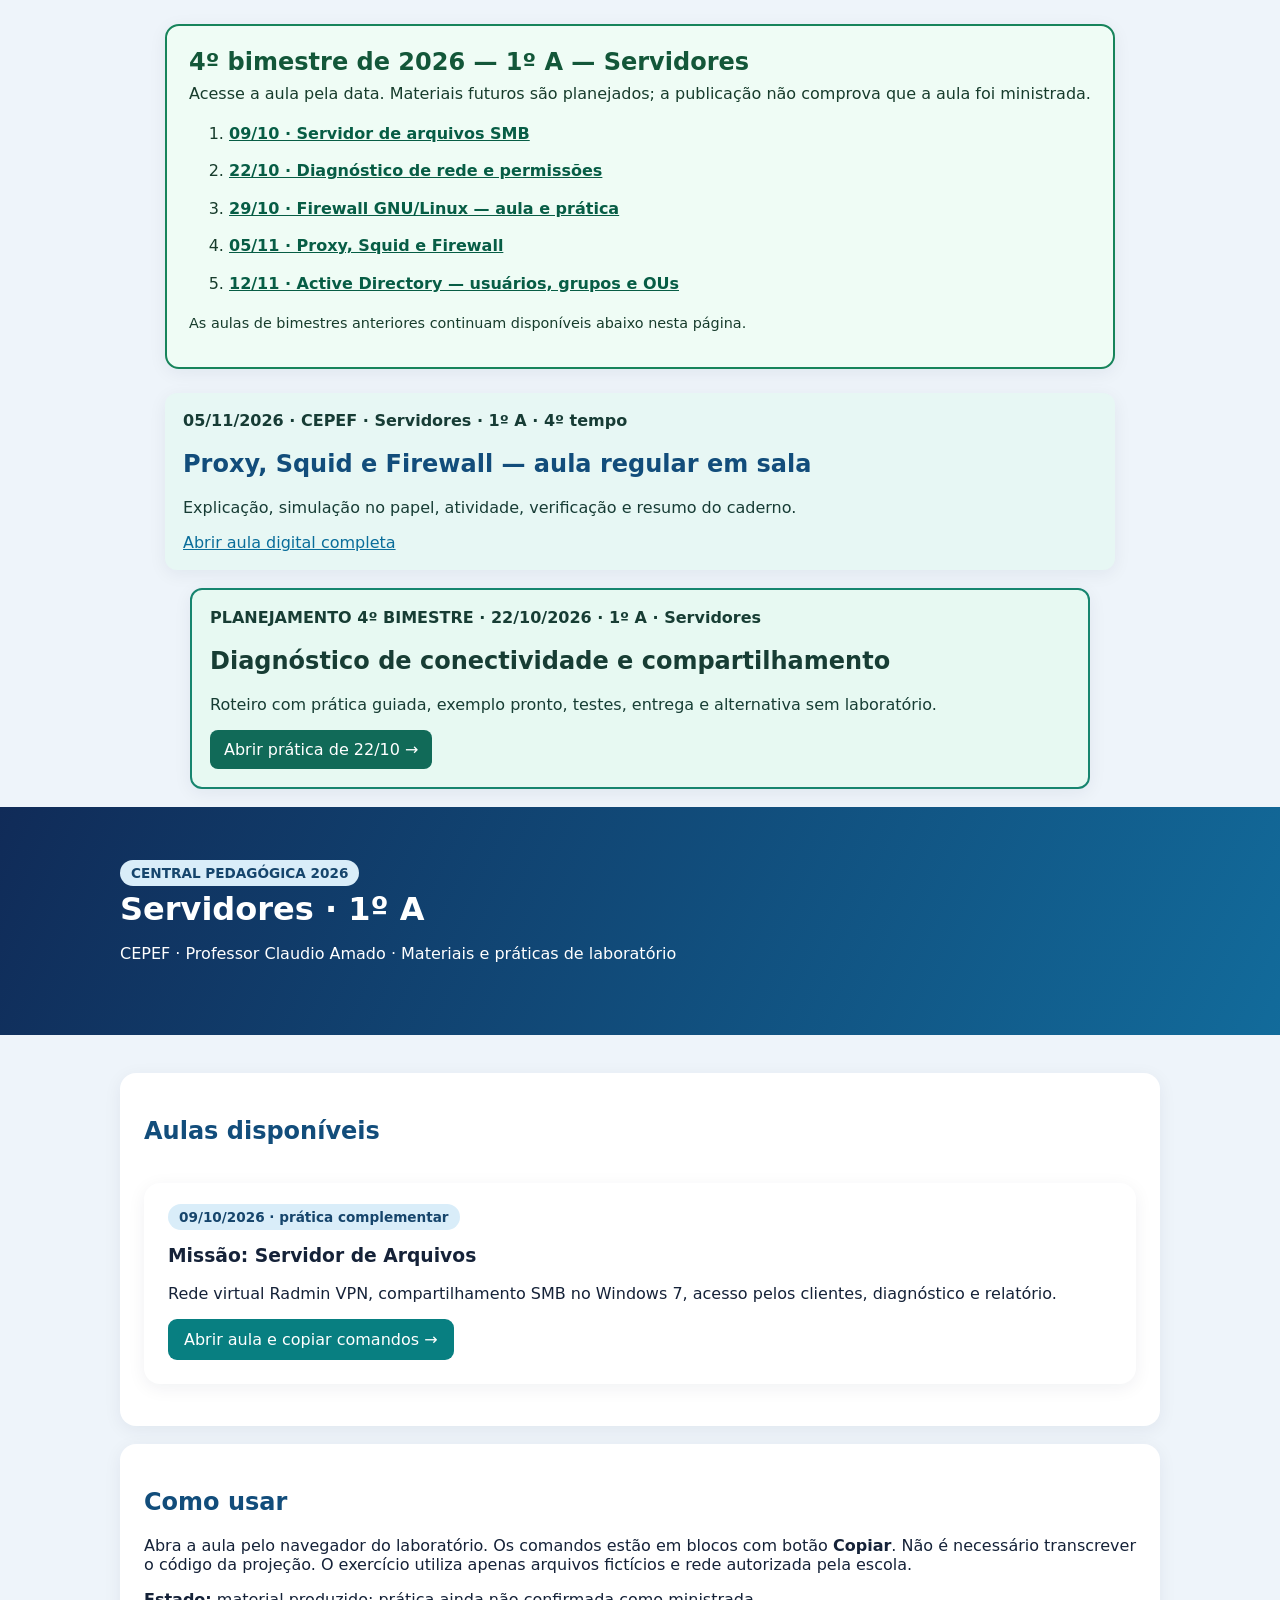
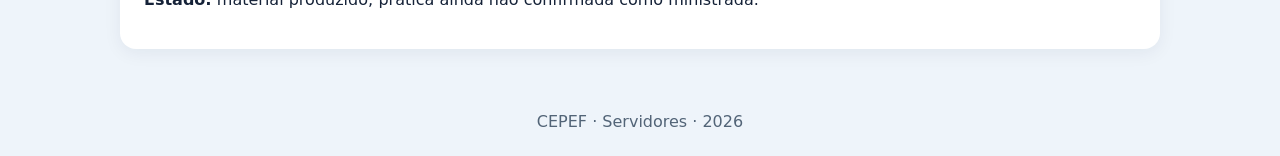
<file: index.html>
<!doctype html><html lang="pt-BR"><head><meta charset="utf-8"><meta name="viewport" content="width=device-width, initial-scale=1"><title>Servidores | CEPEF 1º A</title><link rel="stylesheet" href="styles.css"></head><body>
<!-- CEPEF-2026-4B-NAV -->
<section aria-label="Aulas do quarto bimestre de 2026" style="max-width:950px;margin:24px auto;padding:22px;background:#effcf5;border:2px solid #17845b;border-radius:14px;color:#173c2c;font-family:system-ui,sans-serif"><h2 style="margin:0 0 8px;color:#135739">4º bimestre de 2026 — 1º A — Servidores</h2><p style="margin:0 0 12px">Acesse a aula pela data. Materiais futuros são planejados; a publicação não comprova que a aula foi ministrada.</p><ol style="line-height:1.9"><li><a style="color:#075d45;font-weight:650" href="aulas/2026-10-09-radmin-smb.html">09/10 · Servidor de arquivos SMB</a></li><li><a style="color:#075d45;font-weight:650" href="aulas/2026-10-22-diagnostico.html">22/10 · Diagnóstico de rede e permissões</a></li><li><a style="color:#075d45;font-weight:650" href="aulas/2026-10-29-firewall-gnu-linux.html">29/10 · Firewall GNU/Linux — aula e prática</a></li><li><a style="color:#075d45;font-weight:650" href="aulas/2026-11-05-proxy-squid-sala.html">05/11 · Proxy, Squid e Firewall</a></li><li><a style="color:#075d45;font-weight:650" href="aulas/aula_12novembro_2026_ad_usuarios_grupos_ous.html">12/11 · Active Directory — usuários, grupos e OUs</a></li></ol><p style="font-size:0.9em">As aulas de bimestres anteriores continuam disponíveis abaixo nesta página.</p></section>
<!-- /CEPEF-2026-4B-NAV -->
<section aria-label="Aula Proxy e Squid 05 de novembro" style="max-width:950px;margin:16px auto;padding:18px;border-radius:12px;background:#e7f7f4;color:#173c35;font-family:system-ui,sans-serif"><strong>05/11/2026 · CEPEF · Servidores · 1º A · 4º tempo</strong><h2>Proxy, Squid e Firewall — aula regular em sala</h2><p>Explicação, simulação no papel, atividade, verificação e resumo do caderno.</p><a href="aulas/2026-11-05-proxy-squid-sala.html">Abrir aula digital completa</a></section>
<section style="max-width:900px;margin:18px auto;padding:18px;border:2px solid #17856f;border-radius:12px;background:#e7f9f2;color:#173d34"><strong>PLANEJAMENTO 4º BIMESTRE · 22/10/2026 · 1º A · Servidores</strong><h2 style="color:#173d34">Diagnóstico de conectividade e compartilhamento</h2><p>Roteiro com prática guiada, exemplo pronto, testes, entrega e alternativa sem laboratório.</p><a style="display:inline-block;background:#116a58;color:#fff;padding:10px 14px;border-radius:8px;text-decoration:none" href="aulas/2026-10-22-diagnostico.html">Abrir prática de 22/10 →</a></section><header><main><span class="tag">CENTRAL PEDAGÓGICA 2026</span><h1>Servidores · 1º A</h1><p>CEPEF · Professor Claudio Amado · Materiais e práticas de laboratório</p></main></header><main><section><h2>Aulas disponíveis</h2><div class="grid"><article class="tile"><span class="tag">09/10/2026 · prática complementar</span><h3>Missão: Servidor de Arquivos</h3><p>Rede virtual Radmin VPN, compartilhamento SMB no Windows 7, acesso pelos clientes, diagnóstico e relatório.</p><a class="btn" href="aulas/2026-10-09-radmin-smb.html">Abrir aula e copiar comandos →</a></article></div></section><section><h2>Como usar</h2><p>Abra a aula pelo navegador do laboratório. Os comandos estão em blocos com botão <b>Copiar</b>. Não é necessário transcrever o código da projeção. O exercício utiliza apenas arquivos fictícios e rede autorizada pela escola.</p><p><b>Estado:</b> material produzido; prática ainda não confirmada como ministrada.</p></section></main><footer>CEPEF · Servidores · 2026</footer></body></html>
</file>
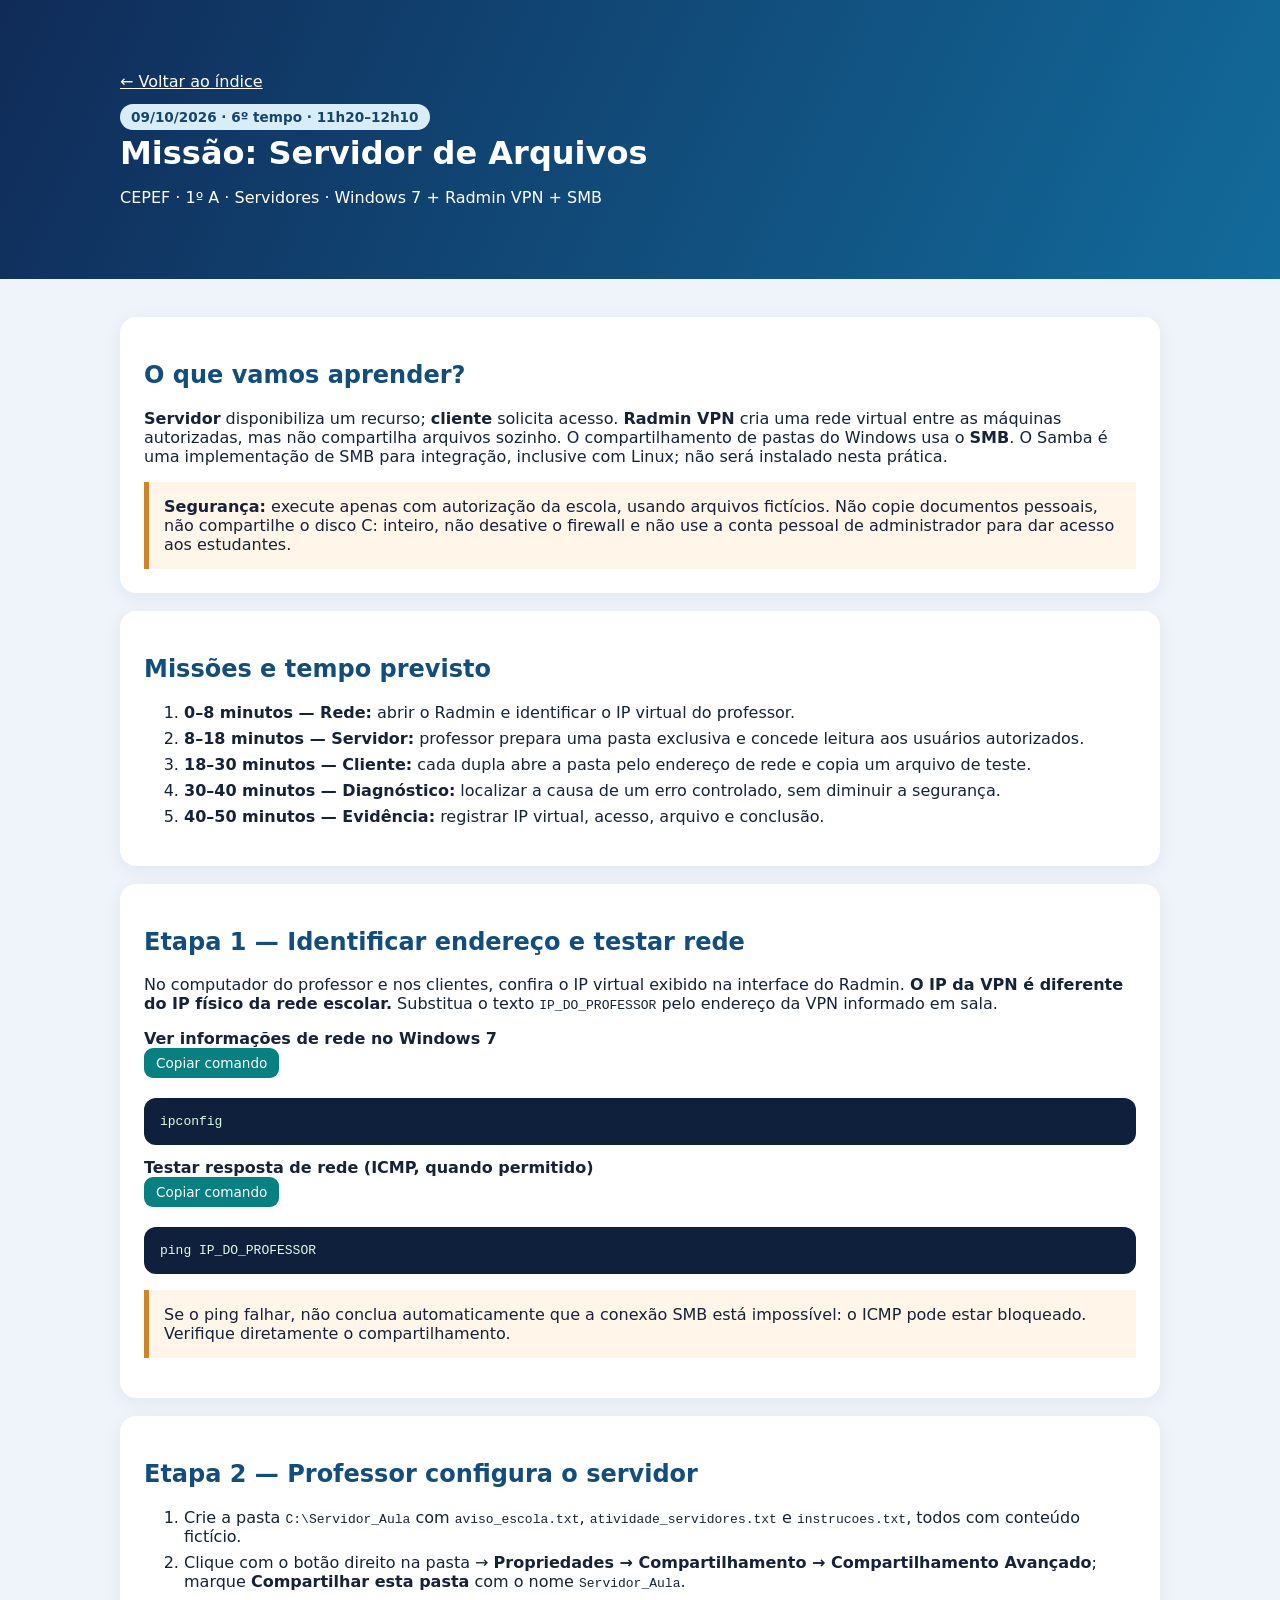
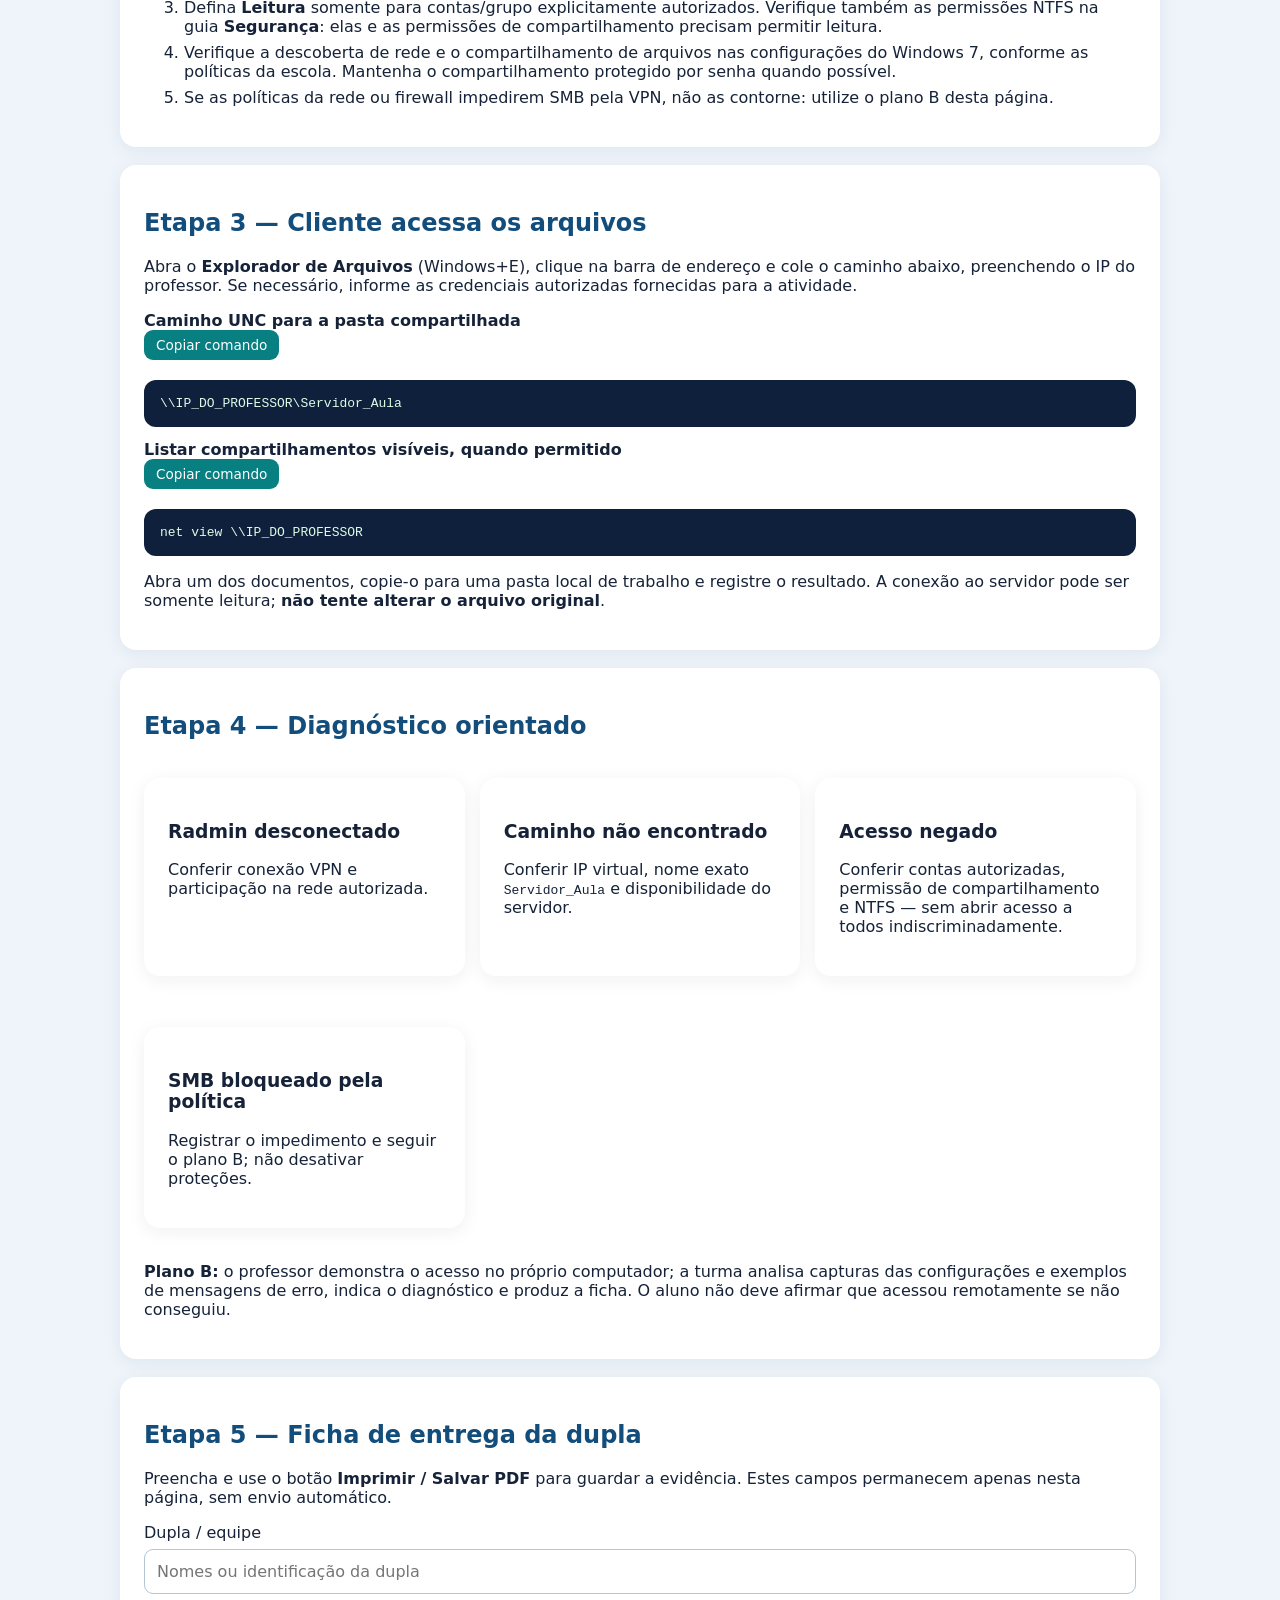
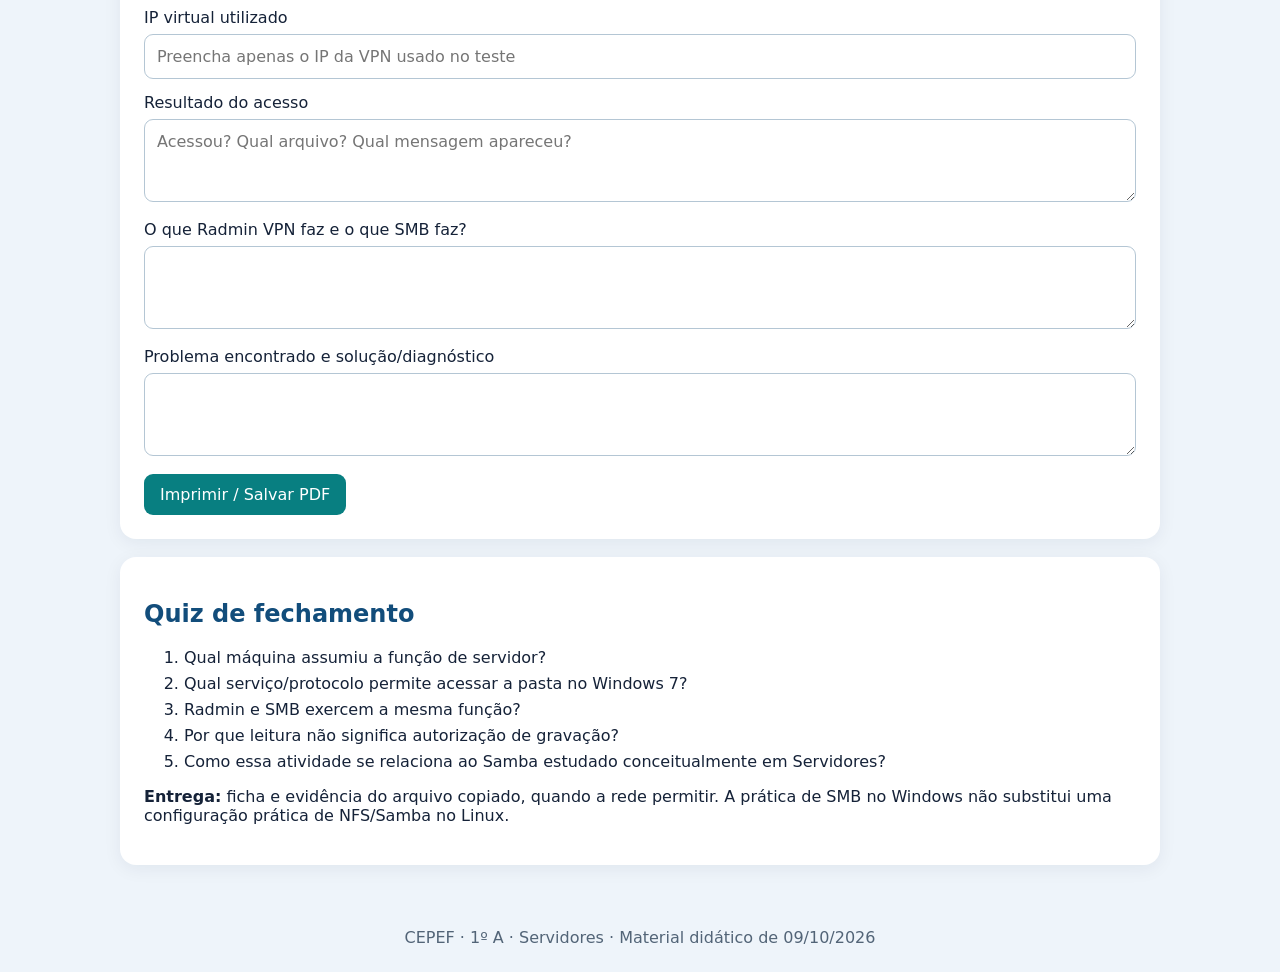
<file: aulas/2026-10-09-radmin-smb.html>
<!doctype html><html lang="pt-BR"><head><meta charset="utf-8"><meta name="viewport" content="width=device-width,initial-scale=1"><title>09/10 — Radmin VPN e SMB | Servidores</title><link rel="stylesheet" href="../styles.css"></head><body><header><main><p><a href="../index.html">← Voltar ao índice</a></p><span class="tag">09/10/2026 · 6º tempo · 11h20–12h10</span><h1>Missão: Servidor de Arquivos</h1><p>CEPEF · 1º A · Servidores · Windows 7 + Radmin VPN + SMB</p></main></header><main>
<section><h2>O que vamos aprender?</h2><p><b>Servidor</b> disponibiliza um recurso; <b>cliente</b> solicita acesso. <b>Radmin VPN</b> cria uma rede virtual entre as máquinas autorizadas, mas não compartilha arquivos sozinho. O compartilhamento de pastas do Windows usa o <b>SMB</b>. O Samba é uma implementação de SMB para integração, inclusive com Linux; não será instalado nesta prática.</p><div class="warn"><b>Segurança:</b> execute apenas com autorização da escola, usando arquivos fictícios. Não copie documentos pessoais, não compartilhe o disco C: inteiro, não desative o firewall e não use a conta pessoal de administrador para dar acesso aos estudantes.</div></section>
<section><h2>Missões e tempo previsto</h2><ol><li><b>0–8 minutos — Rede:</b> abrir o Radmin e identificar o IP virtual do professor.</li><li><b>8–18 minutos — Servidor:</b> professor prepara uma pasta exclusiva e concede leitura aos usuários autorizados.</li><li><b>18–30 minutos — Cliente:</b> cada dupla abre a pasta pelo endereço de rede e copia um arquivo de teste.</li><li><b>30–40 minutos — Diagnóstico:</b> localizar a causa de um erro controlado, sem diminuir a segurança.</li><li><b>40–50 minutos — Evidência:</b> registrar IP virtual, acesso, arquivo e conclusão.</li></ol></section>
<section><h2>Etapa 1 — Identificar endereço e testar rede</h2><p>No computador do professor e nos clientes, confira o IP virtual exibido na interface do Radmin. <b>O IP da VPN é diferente do IP físico da rede escolar.</b> Substitua o texto <code>IP_DO_PROFESSOR</code> pelo endereço da VPN informado em sala.</p>
<div class="command"><b>Ver informações de rede no Windows 7</b><br><button type="button" onclick="copiar(this)">Copiar comando</button><pre>ipconfig</pre></div>
<div class="command"><b>Testar resposta de rede (ICMP, quando permitido)</b><br><button type="button" onclick="copiar(this)">Copiar comando</button><pre>ping IP_DO_PROFESSOR</pre></div>
<p class="warn">Se o ping falhar, não conclua automaticamente que a conexão SMB está impossível: o ICMP pode estar bloqueado. Verifique diretamente o compartilhamento.</p></section>
<section><h2>Etapa 2 — Professor configura o servidor</h2><ol><li>Crie a pasta <code>C:\Servidor_Aula</code> com <code>aviso_escola.txt</code>, <code>atividade_servidores.txt</code> e <code>instrucoes.txt</code>, todos com conteúdo fictício.</li><li>Clique com o botão direito na pasta → <b>Propriedades → Compartilhamento → Compartilhamento Avançado</b>; marque <b>Compartilhar esta pasta</b> com o nome <code>Servidor_Aula</code>.</li><li>Defina <b>Leitura</b> somente para contas/grupo explicitamente autorizados. Verifique também as permissões NTFS na guia <b>Segurança</b>: elas e as permissões de compartilhamento precisam permitir leitura.</li><li>Verifique a descoberta de rede e o compartilhamento de arquivos nas configurações do Windows 7, conforme as políticas da escola. Mantenha o compartilhamento protegido por senha quando possível.</li><li>Se as políticas da rede ou firewall impedirem SMB pela VPN, não as contorne: utilize o plano B desta página.</li></ol></section>
<section><h2>Etapa 3 — Cliente acessa os arquivos</h2><p>Abra o <b>Explorador de Arquivos</b> (Windows+E), clique na barra de endereço e cole o caminho abaixo, preenchendo o IP do professor. Se necessário, informe as credenciais autorizadas fornecidas para a atividade.</p>
<div class="command"><b>Caminho UNC para a pasta compartilhada</b><br><button type="button" onclick="copiar(this)">Copiar comando</button><pre>\\IP_DO_PROFESSOR\Servidor_Aula</pre></div>
<div class="command"><b>Listar compartilhamentos visíveis, quando permitido</b><br><button type="button" onclick="copiar(this)">Copiar comando</button><pre>net view \\IP_DO_PROFESSOR</pre></div>
<p>Abra um dos documentos, copie-o para uma pasta local de trabalho e registre o resultado. A conexão ao servidor pode ser somente leitura; <b>não tente alterar o arquivo original</b>.</p></section>
<section><h2>Etapa 4 — Diagnóstico orientado</h2><div class="grid"><article class="tile"><h3>Radmin desconectado</h3><p>Conferir conexão VPN e participação na rede autorizada.</p></article><article class="tile"><h3>Caminho não encontrado</h3><p>Conferir IP virtual, nome exato <code>Servidor_Aula</code> e disponibilidade do servidor.</p></article><article class="tile"><h3>Acesso negado</h3><p>Conferir contas autorizadas, permissão de compartilhamento e NTFS — sem abrir acesso a todos indiscriminadamente.</p></article><article class="tile"><h3>SMB bloqueado pela política</h3><p>Registrar o impedimento e seguir o plano B; não desativar proteções.</p></article></div><p><b>Plano B:</b> o professor demonstra o acesso no próprio computador; a turma analisa capturas das configurações e exemplos de mensagens de erro, indica o diagnóstico e produz a ficha. O aluno não deve afirmar que acessou remotamente se não conseguiu.</p></section>
<section><h2>Etapa 5 — Ficha de entrega da dupla</h2><p>Preencha e use o botão <b>Imprimir / Salvar PDF</b> para guardar a evidência. Estes campos permanecem apenas nesta página, sem envio automático.</p><label>Dupla / equipe<input placeholder="Nomes ou identificação da dupla"></label><label>IP virtual utilizado<input placeholder="Preencha apenas o IP da VPN usado no teste"></label><label>Resultado do acesso<textarea rows="3" placeholder="Acessou? Qual arquivo? Qual mensagem apareceu?"></textarea></label><label>O que Radmin VPN faz e o que SMB faz?<textarea rows="3"></textarea></label><label>Problema encontrado e solução/diagnóstico<textarea rows="3"></textarea></label><button type="button" onclick="window.print()">Imprimir / Salvar PDF</button></section>
<section><h2>Quiz de fechamento</h2><ol><li>Qual máquina assumiu a função de servidor?</li><li>Qual serviço/protocolo permite acessar a pasta no Windows 7?</li><li>Radmin e SMB exercem a mesma função?</li><li>Por que leitura não significa autorização de gravação?</li><li>Como essa atividade se relaciona ao Samba estudado conceitualmente em Servidores?</li></ol><p><b>Entrega:</b> ficha e evidência do arquivo copiado, quando a rede permitir. A prática de SMB no Windows não substitui uma configuração prática de NFS/Samba no Linux.</p></section></main><footer>CEPEF · 1º A · Servidores · Material didático de 09/10/2026</footer><script>function copiar(b){const t=b.nextElementSibling.innerText;const old=b.innerText;function done(){b.innerText="Copiado!";setTimeout(()=>b.innerText=old,1700)}if(navigator.clipboard&&window.isSecureContext){navigator.clipboard.writeText(t).then(done).catch(()=>fallback())}else fallback();function fallback(){const a=document.createElement("textarea");a.value=t;a.style.position="fixed";a.style.opacity="0";document.body.appendChild(a);a.select();try{document.execCommand("copy");done()}catch(e){alert("Selecione o comando e copie manualmente.")}a.remove()}}</script></body></html>
</file>
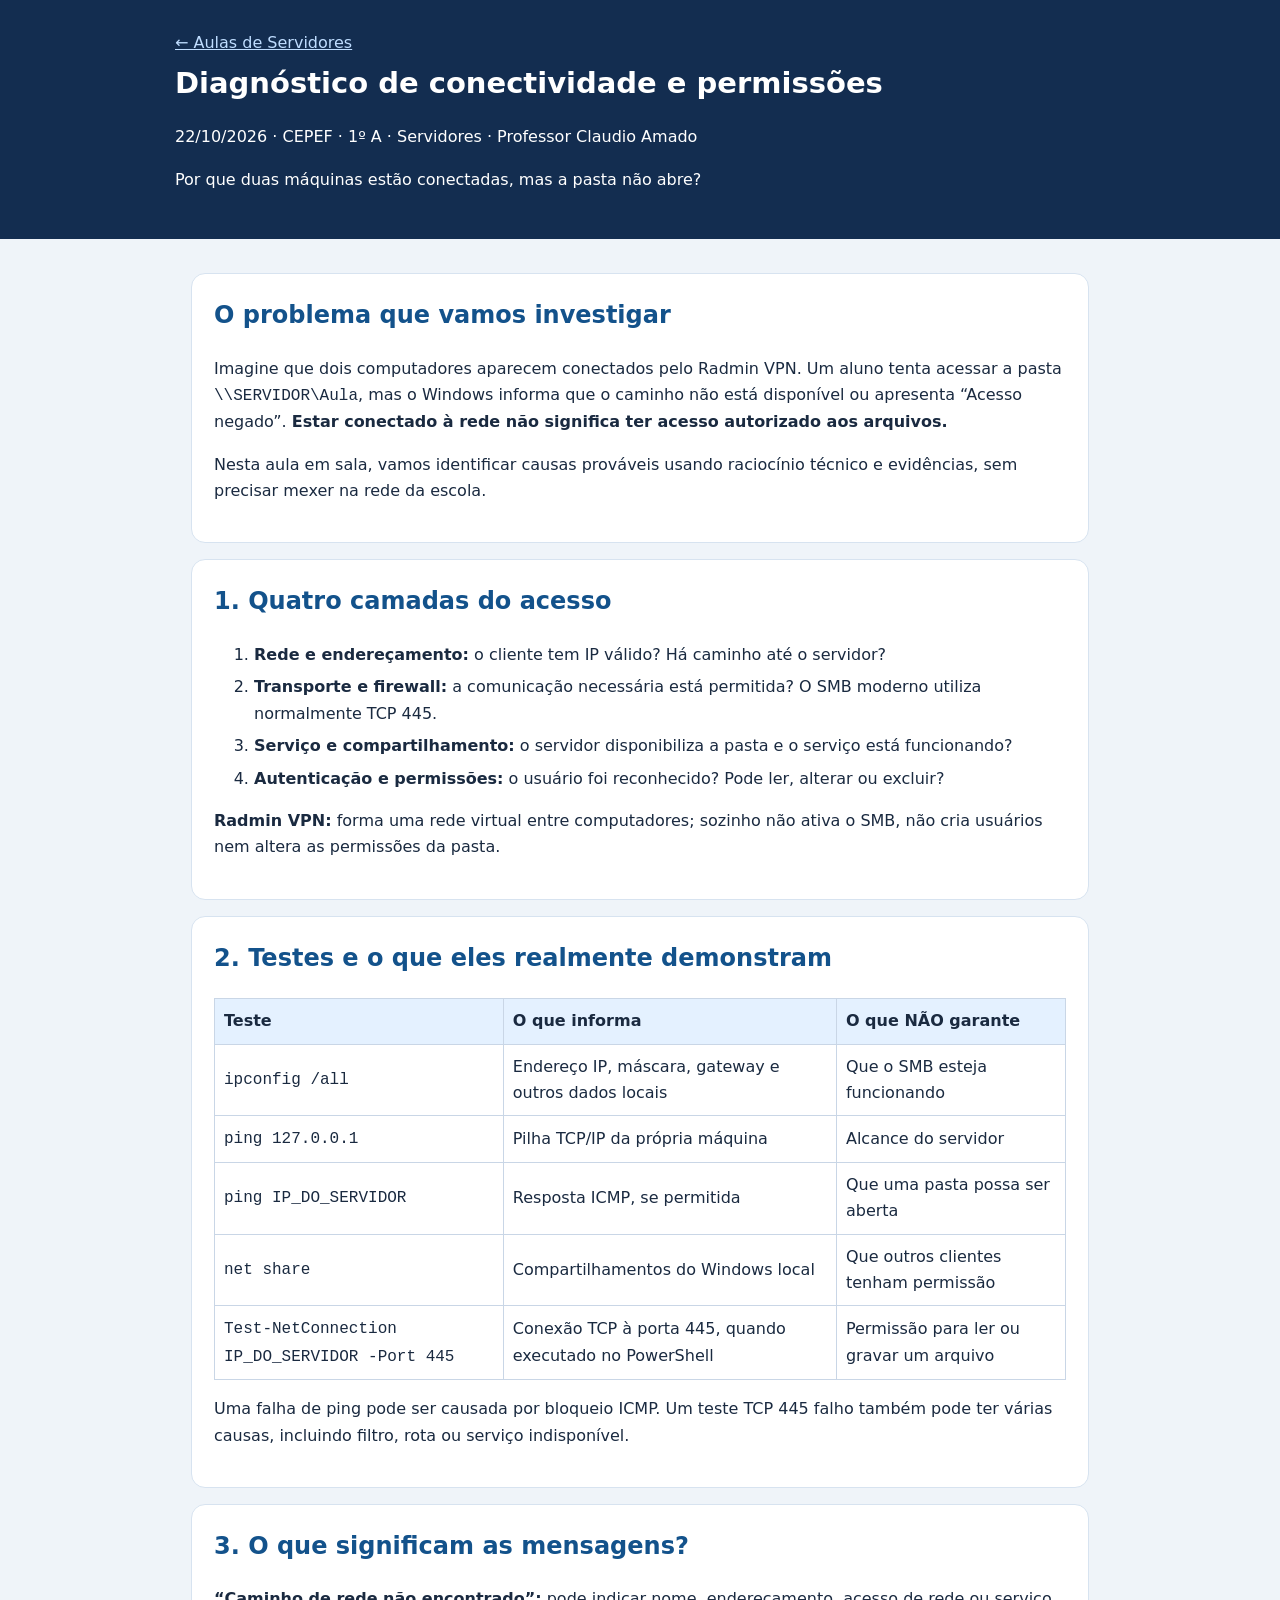
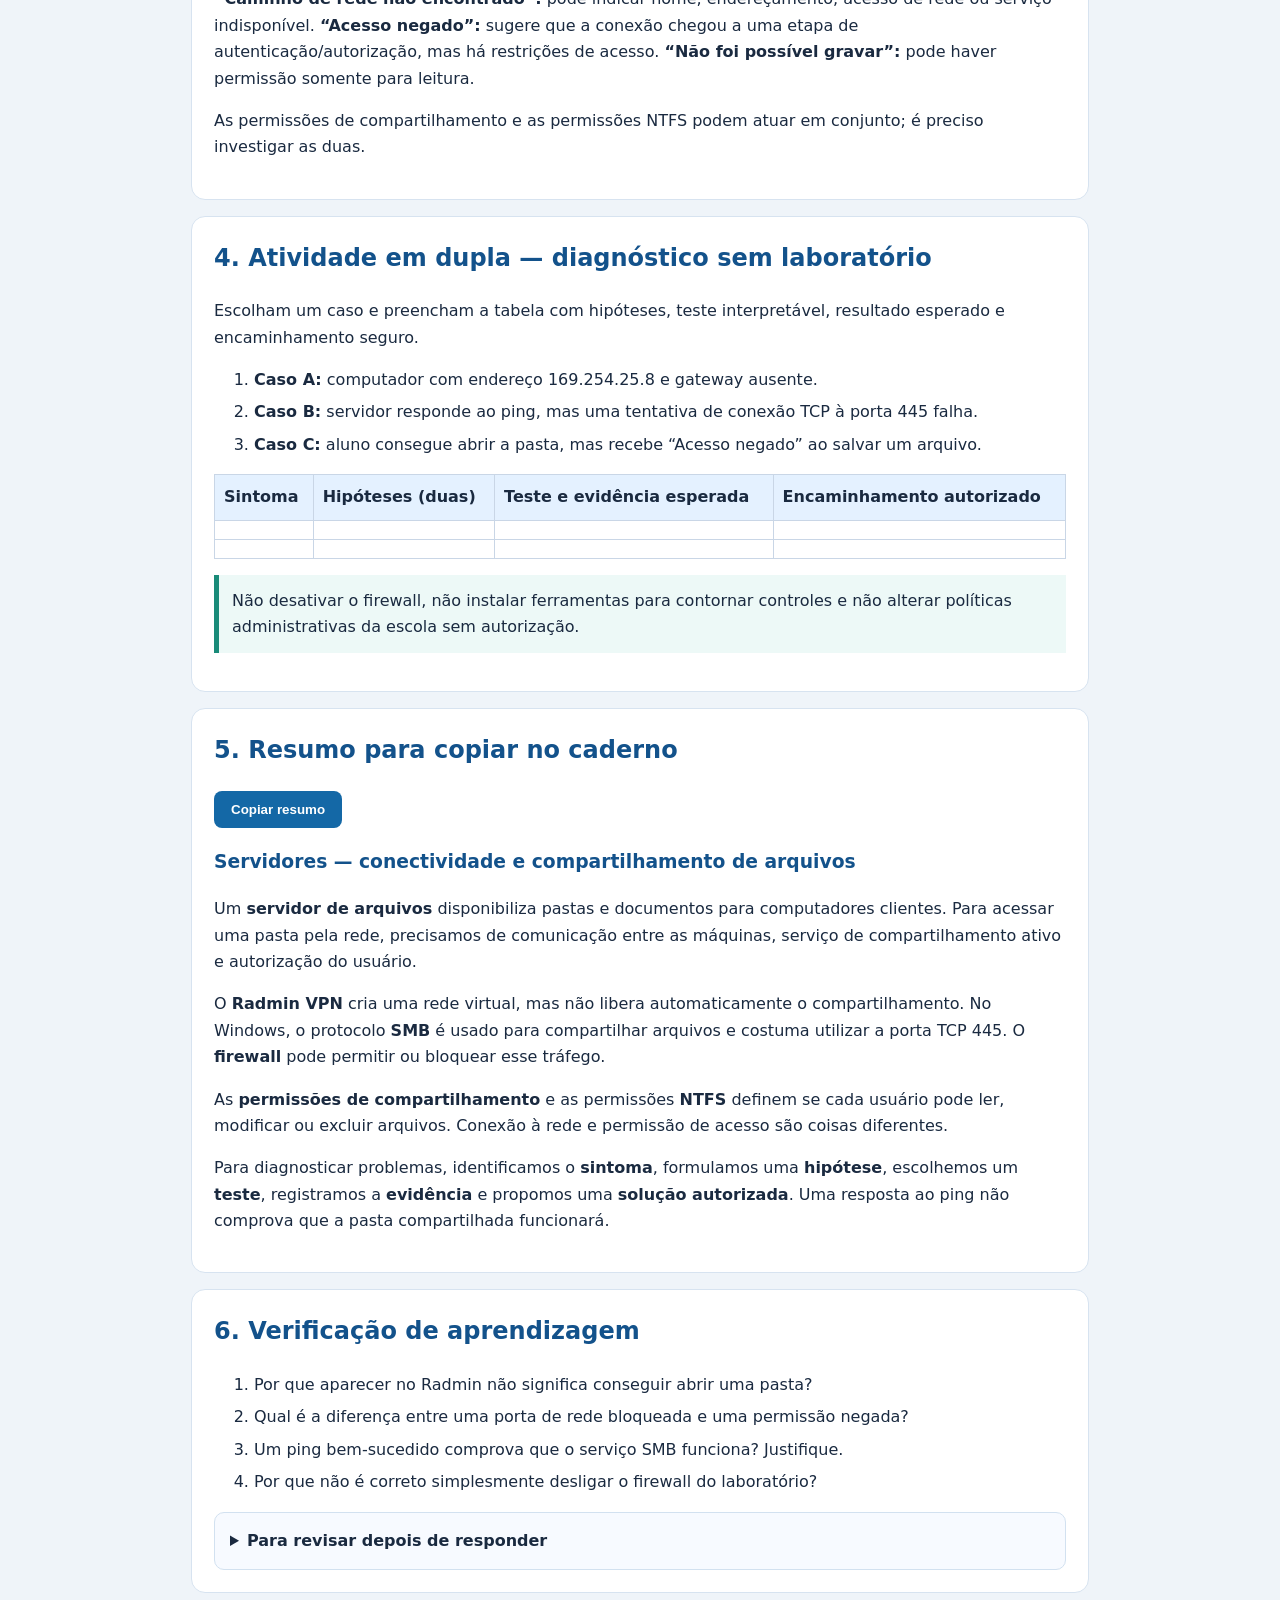
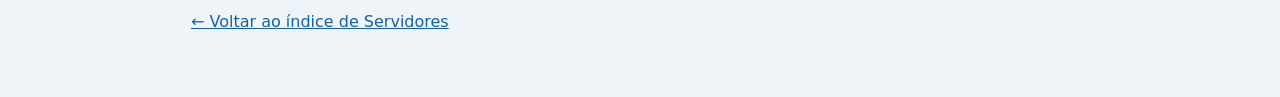
<file: aulas/2026-10-22-diagnostico.html>
<!doctype html><html lang="pt-BR"><head><meta charset="utf-8"><meta name="viewport" content="width=device-width,initial-scale=1"><title>22/10 — Diagnóstico de rede e permissões | Servidores 1º A</title>
<style>*{box-sizing:border-box}body{font:16px/1.65 system-ui,Arial;color:#1a2a40;background:#eff4f9;margin:0}header{background:#132d50;color:white;padding:30px 20px}header .wrap,main{max-width:930px;margin:auto}header h1{margin:4px 0 9px;font-size:29px}main{padding:18px 16px 50px}section{background:white;padding:22px;border:1px solid #d7e3f0;border-radius:14px;margin:16px 0}h2{color:#13528b;margin-top:0}h3{color:#13528b}pre{background:#14263f;color:#f1f8ff;padding:18px;border-radius:10px;overflow:auto}table{border-collapse:collapse;width:100%}th,td{border:1px solid #c9d6e6;padding:9px;text-align:left}th{background:#e4f1ff}a{color:#1463a3}button{border:0;border-radius:8px;background:#1468a6;color:white;padding:11px 17px;cursor:pointer;font-weight:700}.note{background:#edf9f7;border-left:5px solid #198b79;padding:13px}li{margin:6px 0}details{background:#f7faff;padding:15px;border-radius:10px;border:1px solid #d2e1f0}summary{cursor:pointer;font-weight:800}</style></head><body><header><div class="wrap"><a style="color:#bfddff" href="../index.html">← Aulas de Servidores</a><h1>Diagnóstico de conectividade e permissões</h1><p>22/10/2026 · CEPEF · 1º A · Servidores · Professor Claudio Amado</p><p>Por que duas máquinas estão conectadas, mas a pasta não abre?</p></div></header><main>
<section><h2>O problema que vamos investigar</h2><p>Imagine que dois computadores aparecem conectados pelo Radmin VPN. Um aluno tenta acessar a pasta <code>\\SERVIDOR\Aula</code>, mas o Windows informa que o caminho não está disponível ou apresenta “Acesso negado”. <strong>Estar conectado à rede não significa ter acesso autorizado aos arquivos.</strong></p><p>Nesta aula em sala, vamos identificar causas prováveis usando raciocínio técnico e evidências, sem precisar mexer na rede da escola.</p></section>
<section><h2>1. Quatro camadas do acesso</h2><ol><li><strong>Rede e endereçamento:</strong> o cliente tem IP válido? Há caminho até o servidor?</li><li><strong>Transporte e firewall:</strong> a comunicação necessária está permitida? O SMB moderno utiliza normalmente TCP 445.</li><li><strong>Serviço e compartilhamento:</strong> o servidor disponibiliza a pasta e o serviço está funcionando?</li><li><strong>Autenticação e permissões:</strong> o usuário foi reconhecido? Pode ler, alterar ou excluir?</li></ol><p><strong>Radmin VPN:</strong> forma uma rede virtual entre computadores; sozinho não ativa o SMB, não cria usuários nem altera as permissões da pasta.</p></section>
<section><h2>2. Testes e o que eles realmente demonstram</h2><table><thead><tr><th>Teste</th><th>O que informa</th><th>O que NÃO garante</th></tr></thead><tbody><tr><td><code>ipconfig /all</code></td><td>Endereço IP, máscara, gateway e outros dados locais</td><td>Que o SMB esteja funcionando</td></tr><tr><td><code>ping 127.0.0.1</code></td><td>Pilha TCP/IP da própria máquina</td><td>Alcance do servidor</td></tr><tr><td><code>ping IP_DO_SERVIDOR</code></td><td>Resposta ICMP, se permitida</td><td>Que uma pasta possa ser aberta</td></tr><tr><td><code>net share</code></td><td>Compartilhamentos do Windows local</td><td>Que outros clientes tenham permissão</td></tr><tr><td><code>Test-NetConnection IP_DO_SERVIDOR -Port 445</code></td><td>Conexão TCP à porta 445, quando executado no PowerShell</td><td>Permissão para ler ou gravar um arquivo</td></tr></tbody></table><p>Uma falha de ping pode ser causada por bloqueio ICMP. Um teste TCP 445 falho também pode ter várias causas, incluindo filtro, rota ou serviço indisponível.</p></section>
<section><h2>3. O que significam as mensagens?</h2><p><strong>“Caminho de rede não encontrado”:</strong> pode indicar nome, endereçamento, acesso de rede ou serviço indisponível. <strong>“Acesso negado”:</strong> sugere que a conexão chegou a uma etapa de autenticação/autorização, mas há restrições de acesso. <strong>“Não foi possível gravar”:</strong> pode haver permissão somente para leitura.</p><p>As permissões de compartilhamento e as permissões NTFS podem atuar em conjunto; é preciso investigar as duas.</p></section>
<section><h2>4. Atividade em dupla — diagnóstico sem laboratório</h2><p>Escolham um caso e preencham a tabela com hipóteses, teste interpretável, resultado esperado e encaminhamento seguro.</p><ol><li><strong>Caso A:</strong> computador com endereço 169.254.25.8 e gateway ausente.</li><li><strong>Caso B:</strong> servidor responde ao ping, mas uma tentativa de conexão TCP à porta 445 falha.</li><li><strong>Caso C:</strong> aluno consegue abrir a pasta, mas recebe “Acesso negado” ao salvar um arquivo.</li></ol><table><thead><tr><th>Sintoma</th><th>Hipóteses (duas)</th><th>Teste e evidência esperada</th><th>Encaminhamento autorizado</th></tr></thead><tbody><tr><td> </td><td> </td><td> </td><td> </td></tr><tr><td> </td><td> </td><td> </td><td> </td></tr></tbody></table><p class="note">Não desativar o firewall, não instalar ferramentas para contornar controles e não alterar políticas administrativas da escola sem autorização.</p></section>
<section><h2>5. Resumo para copiar no caderno</h2><button onclick="copiarResumo(this)">Copiar resumo</button><div id="resumo"><h3>Servidores — conectividade e compartilhamento de arquivos</h3><p>Um <strong>servidor de arquivos</strong> disponibiliza pastas e documentos para computadores clientes. Para acessar uma pasta pela rede, precisamos de comunicação entre as máquinas, serviço de compartilhamento ativo e autorização do usuário.</p><p>O <strong>Radmin VPN</strong> cria uma rede virtual, mas não libera automaticamente o compartilhamento. No Windows, o protocolo <strong>SMB</strong> é usado para compartilhar arquivos e costuma utilizar a porta TCP 445. O <strong>firewall</strong> pode permitir ou bloquear esse tráfego.</p><p>As <strong>permissões de compartilhamento</strong> e as permissões <strong>NTFS</strong> definem se cada usuário pode ler, modificar ou excluir arquivos. Conexão à rede e permissão de acesso são coisas diferentes.</p><p>Para diagnosticar problemas, identificamos o <strong>sintoma</strong>, formulamos uma <strong>hipótese</strong>, escolhemos um <strong>teste</strong>, registramos a <strong>evidência</strong> e propomos uma <strong>solução autorizada</strong>. Uma resposta ao ping não comprova que a pasta compartilhada funcionará.</p></div></section>
<section><h2>6. Verificação de aprendizagem</h2><ol><li>Por que aparecer no Radmin não significa conseguir abrir uma pasta?</li><li>Qual é a diferença entre uma porta de rede bloqueada e uma permissão negada?</li><li>Um ping bem-sucedido comprova que o serviço SMB funciona? Justifique.</li><li>Por que não é correto simplesmente desligar o firewall do laboratório?</li></ol><details><summary>Para revisar depois de responder</summary><p>O Radmin trata da conexão virtual, não das permissões SMB. Uma porta bloqueada afeta a comunicação; permissão negada impede a operação do usuário. Ping verifica ICMP, não acesso ao SMB. O firewall protege a rede institucional e mudanças exigem autorização.</p></details></section><p><a href="../index.html">← Voltar ao índice de Servidores</a></p></main><script>function copiarResumo(b){navigator.clipboard.writeText(document.getElementById('resumo').innerText).then(()=>{b.textContent='Resumo copiado!'}).catch(()=>alert('Selecione o resumo e copie manualmente.'))}</script></body></html>
</file>
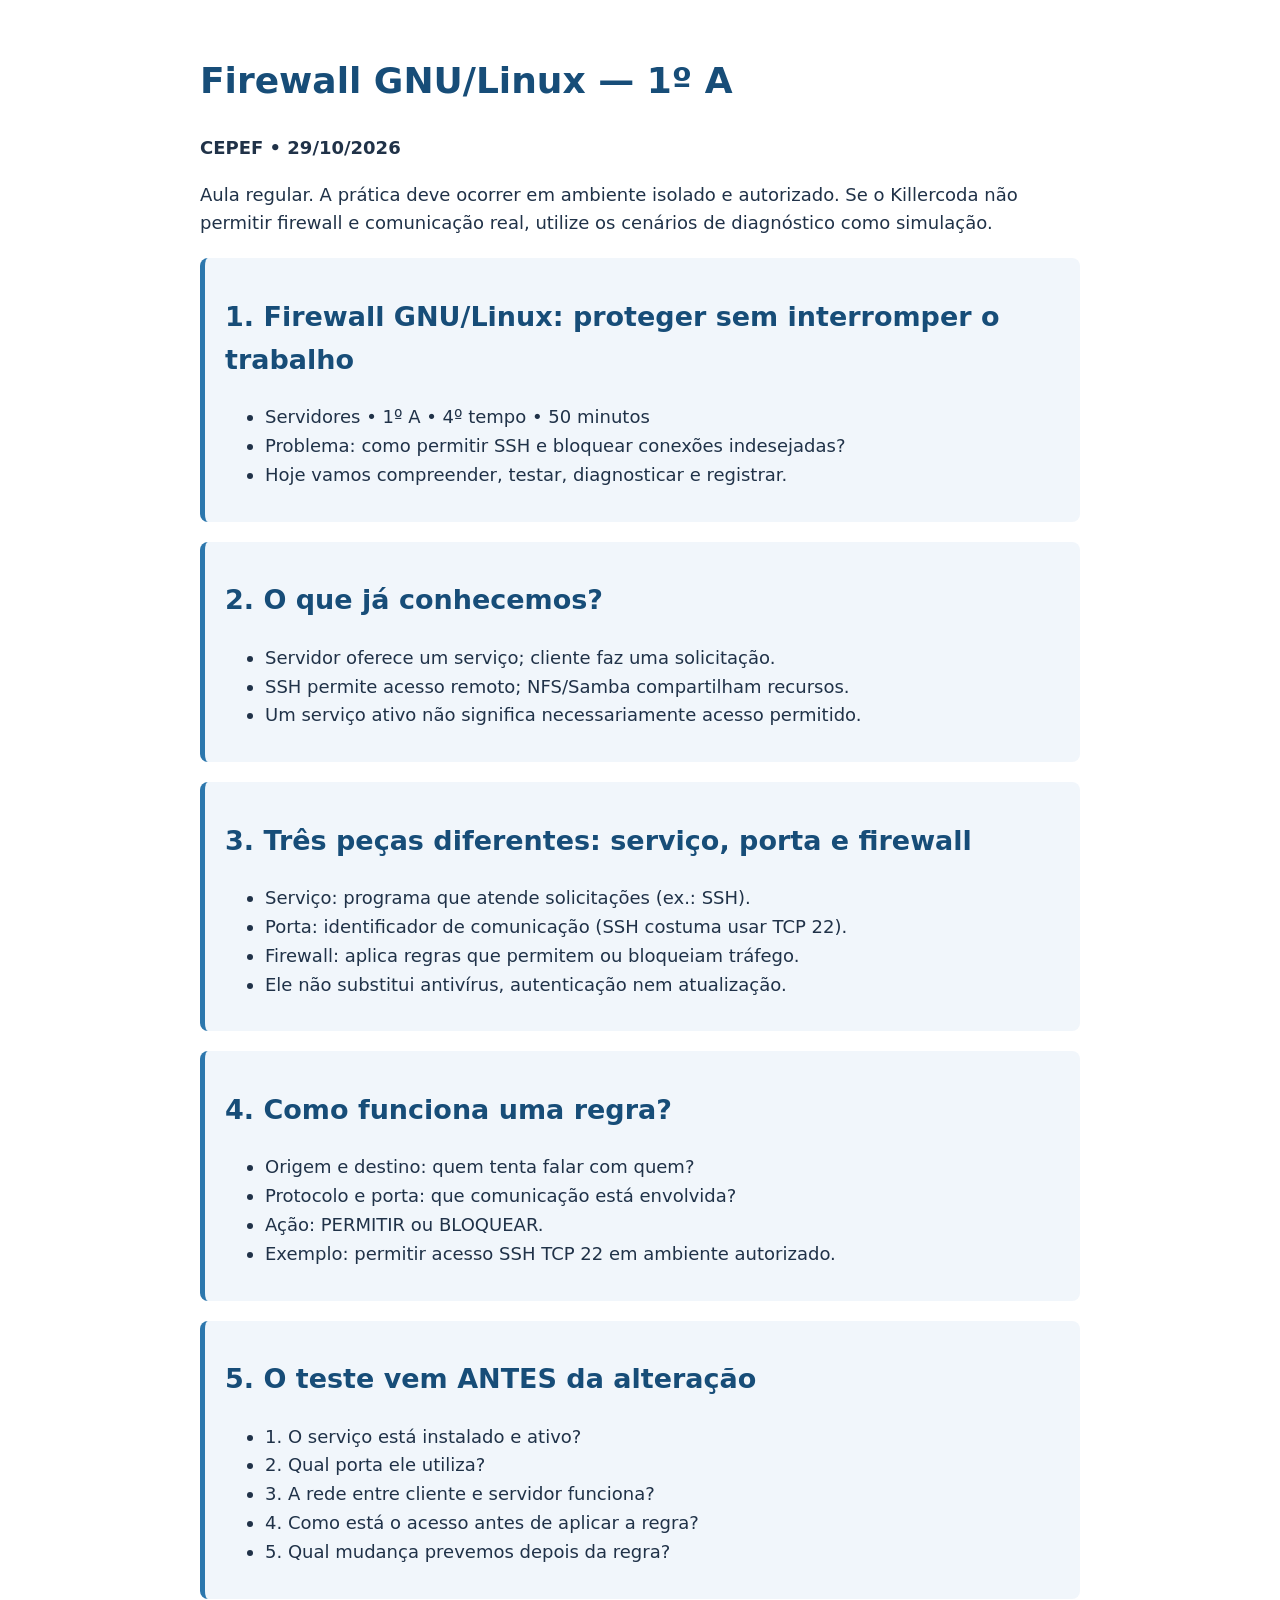
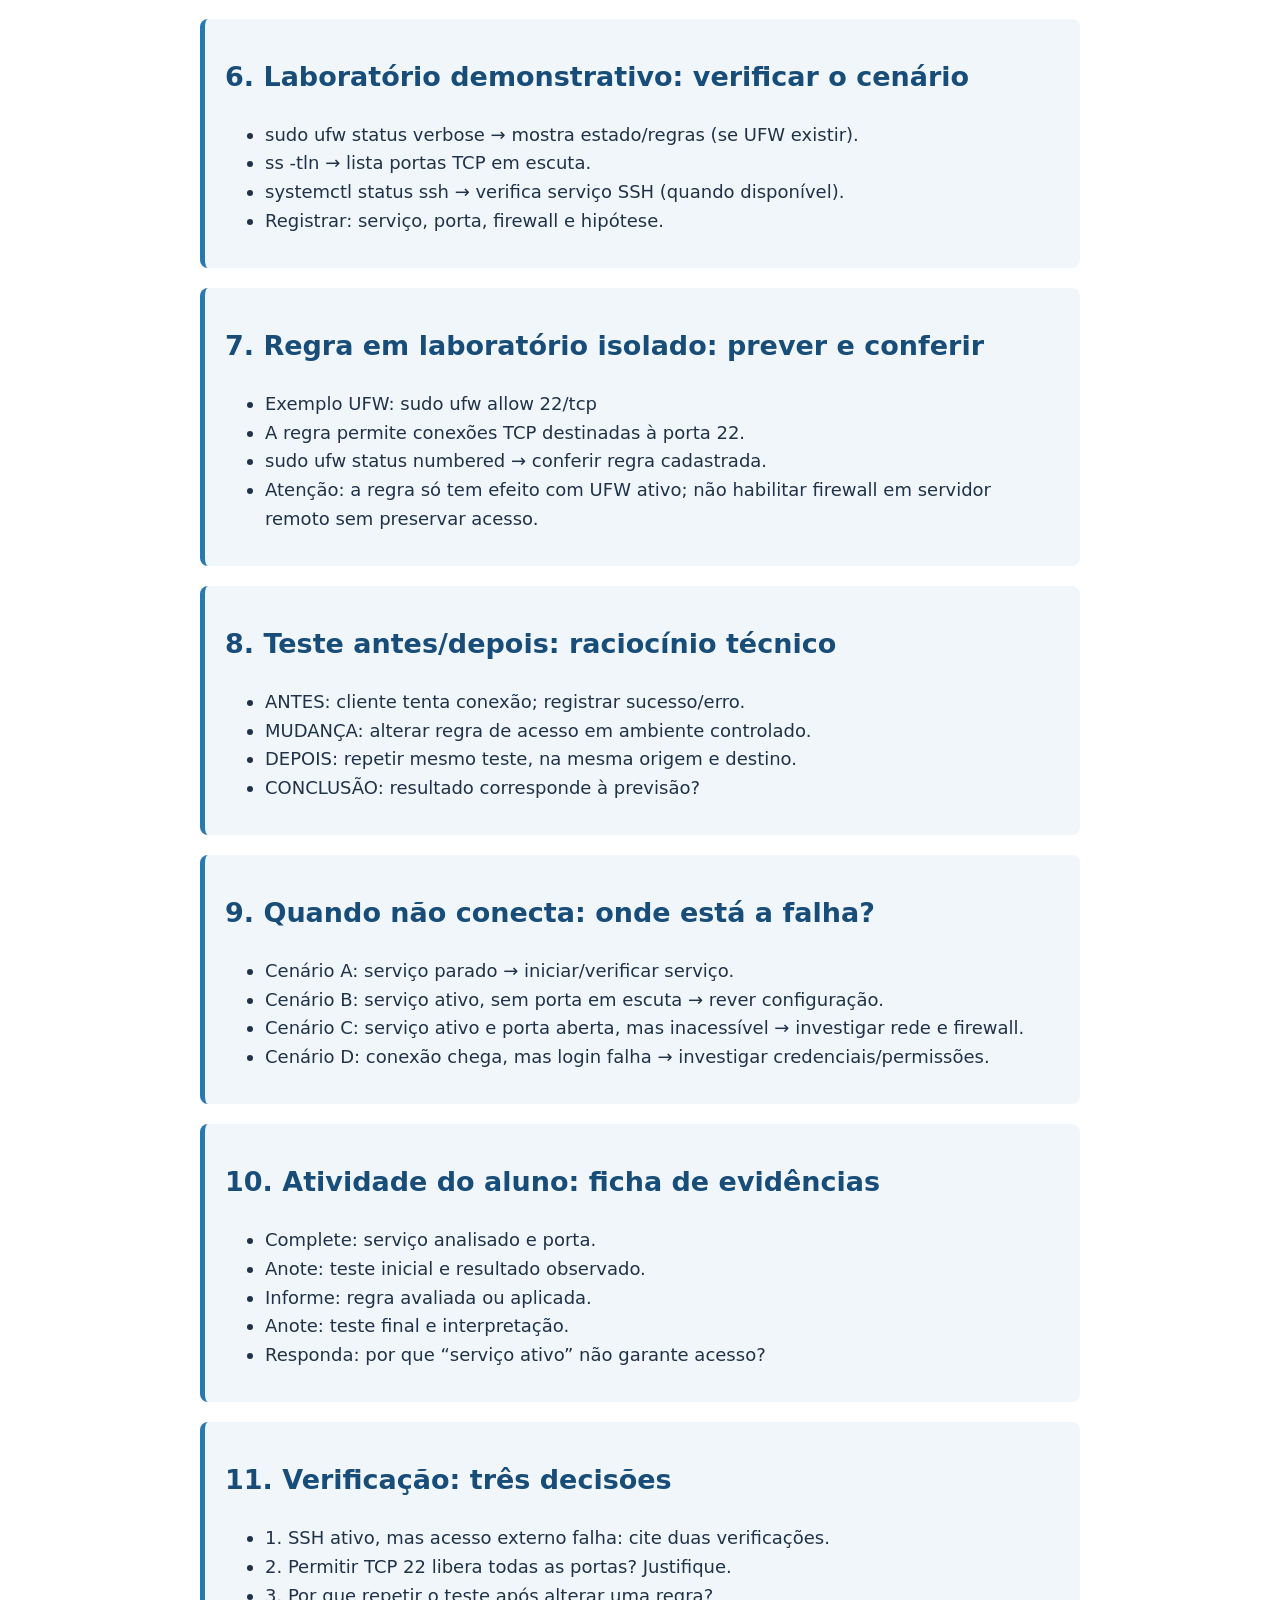
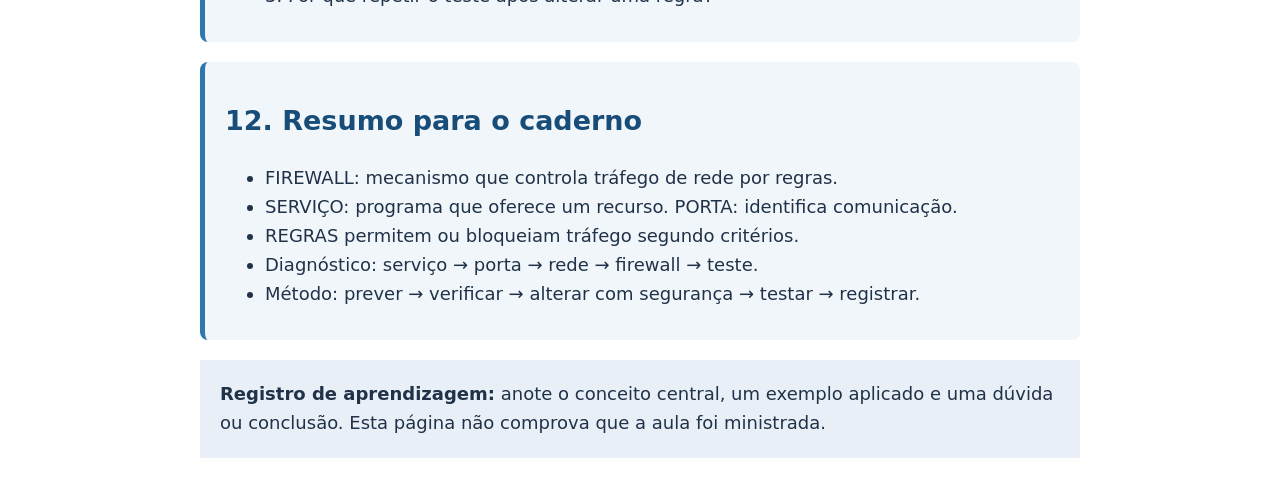
<file: aulas/2026-10-29-firewall-gnu-linux.html>
<!doctype html><html lang="pt-BR"><head><meta charset="utf-8"><meta name="viewport" content="width=device-width,initial-scale=1"><title>Firewall GNU/Linux — 1º A</title><style>body{font:18px/1.6 system-ui,sans-serif;max-width:880px;margin:auto;padding:28px;color:#203248}h1,h2{color:#174d78}section{padding:14px 20px;margin:20px 0;background:#f1f6fb;border-left:5px solid #2c77ad;border-radius:8px}footer{padding:20px;background:#e9eff7}@media print{section{break-inside:avoid}}</style></head><body><h1>Firewall GNU/Linux — 1º A</h1><p><strong>CEPEF • 29/10/2026</strong></p><p>Aula regular. A prática deve ocorrer em ambiente isolado e autorizado. Se o Killercoda não permitir firewall e comunicação real, utilize os cenários de diagnóstico como simulação.</p><section><h2>1. Firewall GNU/Linux: proteger sem interromper o trabalho</h2><ul><li>Servidores • 1º A • 4º tempo • 50 minutos</li><li>Problema: como permitir SSH e bloquear conexões indesejadas?</li><li>Hoje vamos compreender, testar, diagnosticar e registrar.</li></ul></section><section><h2>2. O que já conhecemos?</h2><ul><li>Servidor oferece um serviço; cliente faz uma solicitação.</li><li>SSH permite acesso remoto; NFS/Samba compartilham recursos.</li><li>Um serviço ativo não significa necessariamente acesso permitido.</li></ul></section><section><h2>3. Três peças diferentes: serviço, porta e firewall</h2><ul><li>Serviço: programa que atende solicitações (ex.: SSH).</li><li>Porta: identificador de comunicação (SSH costuma usar TCP 22).</li><li>Firewall: aplica regras que permitem ou bloqueiam tráfego.</li><li>Ele não substitui antivírus, autenticação nem atualização.</li></ul></section><section><h2>4. Como funciona uma regra?</h2><ul><li>Origem e destino: quem tenta falar com quem?</li><li>Protocolo e porta: que comunicação está envolvida?</li><li>Ação: PERMITIR ou BLOQUEAR.</li><li>Exemplo: permitir acesso SSH TCP 22 em ambiente autorizado.</li></ul></section><section><h2>5. O teste vem ANTES da alteração</h2><ul><li>1. O serviço está instalado e ativo?</li><li>2. Qual porta ele utiliza?</li><li>3. A rede entre cliente e servidor funciona?</li><li>4. Como está o acesso antes de aplicar a regra?</li><li>5. Qual mudança prevemos depois da regra?</li></ul></section><section><h2>6. Laboratório demonstrativo: verificar o cenário</h2><ul><li>sudo ufw status verbose → mostra estado/regras (se UFW existir).</li><li>ss -tln → lista portas TCP em escuta.</li><li>systemctl status ssh → verifica serviço SSH (quando disponível).</li><li>Registrar: serviço, porta, firewall e hipótese.</li></ul></section><section><h2>7. Regra em laboratório isolado: prever e conferir</h2><ul><li>Exemplo UFW: sudo ufw allow 22/tcp</li><li>A regra permite conexões TCP destinadas à porta 22.</li><li>sudo ufw status numbered → conferir regra cadastrada.</li><li>Atenção: a regra só tem efeito com UFW ativo; não habilitar firewall em servidor remoto sem preservar acesso.</li></ul></section><section><h2>8. Teste antes/depois: raciocínio técnico</h2><ul><li>ANTES: cliente tenta conexão; registrar sucesso/erro.</li><li>MUDANÇA: alterar regra de acesso em ambiente controlado.</li><li>DEPOIS: repetir mesmo teste, na mesma origem e destino.</li><li>CONCLUSÃO: resultado corresponde à previsão?</li></ul></section><section><h2>9. Quando não conecta: onde está a falha?</h2><ul><li>Cenário A: serviço parado → iniciar/verificar serviço.</li><li>Cenário B: serviço ativo, sem porta em escuta → rever configuração.</li><li>Cenário C: serviço ativo e porta aberta, mas inacessível → investigar rede e firewall.</li><li>Cenário D: conexão chega, mas login falha → investigar credenciais/permissões.</li></ul></section><section><h2>10. Atividade do aluno: ficha de evidências</h2><ul><li>Complete: serviço analisado e porta.</li><li>Anote: teste inicial e resultado observado.</li><li>Informe: regra avaliada ou aplicada.</li><li>Anote: teste final e interpretação.</li><li>Responda: por que “serviço ativo” não garante acesso?</li></ul></section><section><h2>11. Verificação: três decisões</h2><ul><li>1. SSH ativo, mas acesso externo falha: cite duas verificações.</li><li>2. Permitir TCP 22 libera todas as portas? Justifique.</li><li>3. Por que repetir o teste após alterar uma regra?</li></ul></section><section><h2>12. Resumo para o caderno</h2><ul><li>FIREWALL: mecanismo que controla tráfego de rede por regras.</li><li>SERVIÇO: programa que oferece um recurso. PORTA: identifica comunicação.</li><li>REGRAS permitem ou bloqueiam tráfego segundo critérios.</li><li>Diagnóstico: serviço → porta → rede → firewall → teste.</li><li>Método: prever → verificar → alterar com segurança → testar → registrar.</li></ul></section><footer><strong>Registro de aprendizagem:</strong> anote o conceito central, um exemplo aplicado e uma dúvida ou conclusão. Esta página não comprova que a aula foi ministrada.</footer></body></html>
</file>
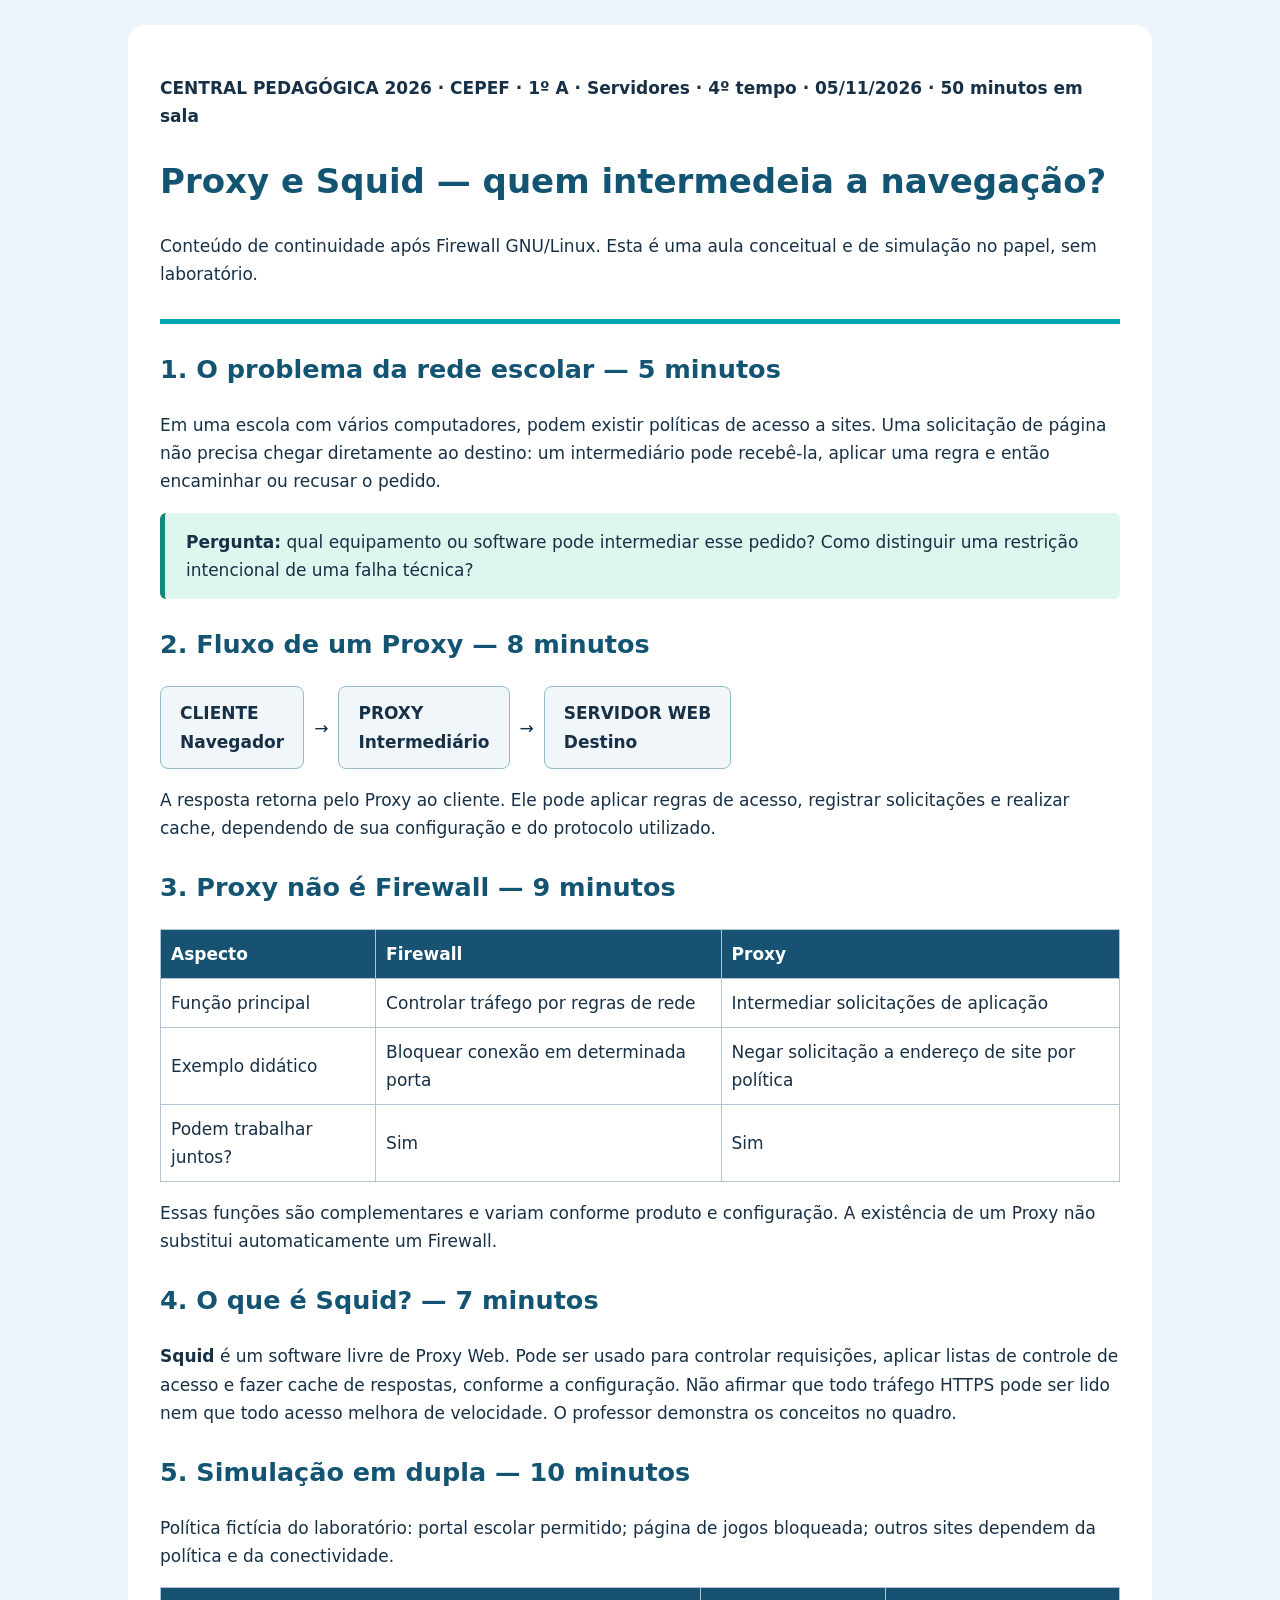
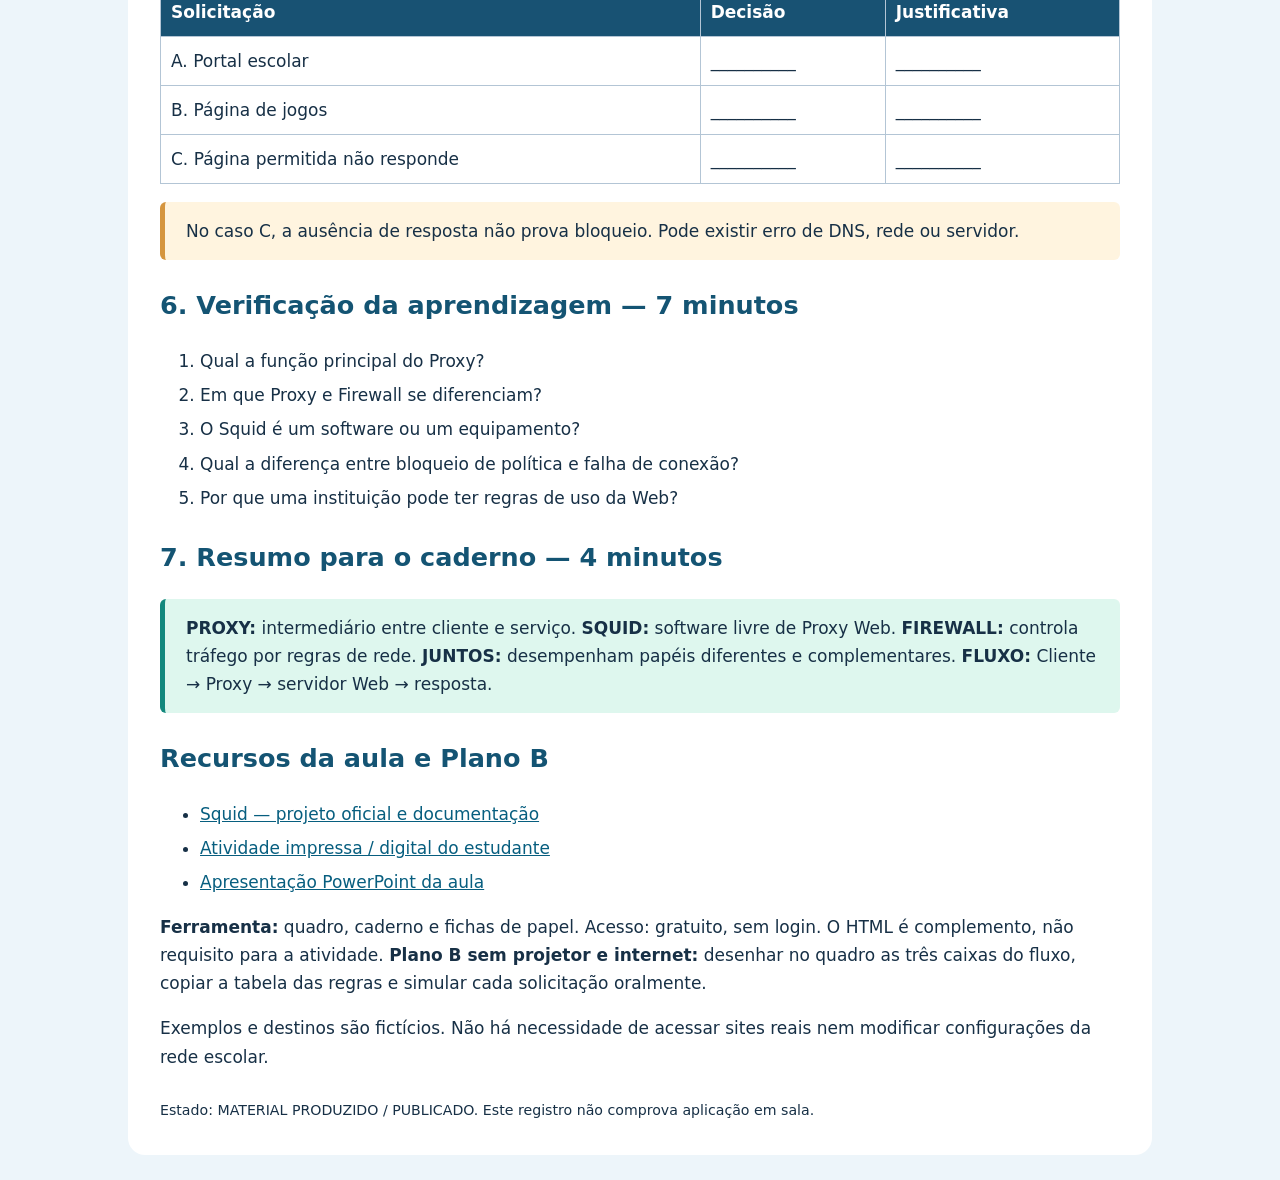
<file: aulas/2026-11-05-proxy-squid-sala.html>
<!DOCTYPE html><html lang="pt-BR"><head><meta charset="utf-8"><meta name="viewport" content="width=device-width,initial-scale=1"><title>05/11/2026 · Servidores 1A · Proxy e Squid</title><style>body{font:17px/1.65 system-ui,sans-serif;color:#173046;background:#edf5fa;margin:0}main{max-width:960px;margin:25px auto;padding:32px;background:white;border-radius:17px}h1,h2{color:#145473}header{border-bottom:5px solid #06a6ae;padding-bottom:14px}section{margin:24px 0}.step{background:#def7ee;border-left:5px solid #13887d;border-radius:6px;padding:15px 21px;margin:18px 0}.warn{background:#fff4df;border-left-color:#d5953e}.scheme{display:flex;align-items:center;gap:10px;flex-wrap:wrap}.scheme span{background:#f0f6fa;border:1px solid #94bbc9;border-radius:8px;padding:12px 19px;font-weight:bold}table{width:100%;border-collapse:collapse}td,th{border:1px solid #b3c5d5;padding:10px;text-align:left}th{background:#185273;color:white}a{color:#075e7f}li{margin:6px 0}@media print{body{background:#fff}main{margin:0;padding:0}}</style></head><body><main><header><p><strong>CENTRAL PEDAGÓGICA 2026 · CEPEF · 1º A · Servidores · 4º tempo · 05/11/2026 · 50 minutos em sala</strong></p><h1>Proxy e Squid — quem intermedeia a navegação?</h1><p>Conteúdo de continuidade após Firewall GNU/Linux. Esta é uma aula conceitual e de simulação no papel, sem laboratório.</p></header><section><h2>1. O problema da rede escolar — 5 minutos</h2><p>Em uma escola com vários computadores, podem existir políticas de acesso a sites. Uma solicitação de página não precisa chegar diretamente ao destino: um intermediário pode recebê-la, aplicar uma regra e então encaminhar ou recusar o pedido.</p><div class="step"><strong>Pergunta:</strong> qual equipamento ou software pode intermediar esse pedido? Como distinguir uma restrição intencional de uma falha técnica?</div></section><section><h2>2. Fluxo de um Proxy — 8 minutos</h2><div class="scheme"><span>CLIENTE<br>Navegador</span>→<span>PROXY<br>Intermediário</span>→<span>SERVIDOR WEB<br>Destino</span></div><p>A resposta retorna pelo Proxy ao cliente. Ele pode aplicar regras de acesso, registrar solicitações e realizar cache, dependendo de sua configuração e do protocolo utilizado.</p></section><section><h2>3. Proxy não é Firewall — 9 minutos</h2><table><thead><tr><th>Aspecto</th><th>Firewall</th><th>Proxy</th></tr></thead><tbody><tr><td>Função principal</td><td>Controlar tráfego por regras de rede</td><td>Intermediar solicitações de aplicação</td></tr><tr><td>Exemplo didático</td><td>Bloquear conexão em determinada porta</td><td>Negar solicitação a endereço de site por política</td></tr><tr><td>Podem trabalhar juntos?</td><td>Sim</td><td>Sim</td></tr></tbody></table><p>Essas funções são complementares e variam conforme produto e configuração. A existência de um Proxy não substitui automaticamente um Firewall.</p></section><section><h2>4. O que é Squid? — 7 minutos</h2><p><strong>Squid</strong> é um software livre de Proxy Web. Pode ser usado para controlar requisições, aplicar listas de controle de acesso e fazer cache de respostas, conforme a configuração. Não afirmar que todo tráfego HTTPS pode ser lido nem que todo acesso melhora de velocidade. O professor demonstra os conceitos no quadro.</p></section><section><h2>5. Simulação em dupla — 10 minutos</h2><p>Política fictícia do laboratório: portal escolar permitido; página de jogos bloqueada; outros sites dependem da política e da conectividade.</p><table><thead><tr><th>Solicitação</th><th>Decisão</th><th>Justificativa</th></tr></thead><tbody><tr><td>A. Portal escolar</td><td>__________</td><td>__________</td></tr><tr><td>B. Página de jogos</td><td>__________</td><td>__________</td></tr><tr><td>C. Página permitida não responde</td><td>__________</td><td>__________</td></tr></tbody></table><div class="step warn">No caso C, a ausência de resposta não prova bloqueio. Pode existir erro de DNS, rede ou servidor.</div></section><section><h2>6. Verificação da aprendizagem — 7 minutos</h2><ol><li>Qual a função principal do Proxy?</li><li>Em que Proxy e Firewall se diferenciam?</li><li>O Squid é um software ou um equipamento?</li><li>Qual a diferença entre bloqueio de política e falha de conexão?</li><li>Por que uma instituição pode ter regras de uso da Web?</li></ol></section><section><h2>7. Resumo para o caderno — 4 minutos</h2><div class="step"><strong>PROXY:</strong> intermediário entre cliente e serviço. <strong>SQUID:</strong> software livre de Proxy Web. <strong>FIREWALL:</strong> controla tráfego por regras de rede. <strong>JUNTOS:</strong> desempenham papéis diferentes e complementares. <strong>FLUXO:</strong> Cliente → Proxy → servidor Web → resposta.</div></section><section><h2>Recursos da aula e Plano B</h2><ul><li><a href="https://www.squid-cache.org/">Squid — projeto oficial e documentação</a></li><li><a href="https://docs.google.com/document/d/1RMeDAPrH-U9Fc5rv1p3KX_jMbiYUuoVt/edit">Atividade impressa / digital do estudante</a></li><li><a href="https://docs.google.com/presentation/d/1ZUKV_T9Mhck7lwr7Uo0v-YUvPkhRkFVv/edit">Apresentação PowerPoint da aula</a></li></ul><p><strong>Ferramenta:</strong> quadro, caderno e fichas de papel. Acesso: gratuito, sem login. O HTML é complemento, não requisito para a atividade. <strong>Plano B sem projetor e internet:</strong> desenhar no quadro as três caixas do fluxo, copiar a tabela das regras e simular cada solicitação oralmente.</p><p>Exemplos e destinos são fictícios. Não há necessidade de acessar sites reais nem modificar configurações da rede escolar.</p></section><footer><small>Estado: MATERIAL PRODUZIDO / PUBLICADO. Este registro não comprova aplicação em sala.</small></footer></main></body></html>
</file>
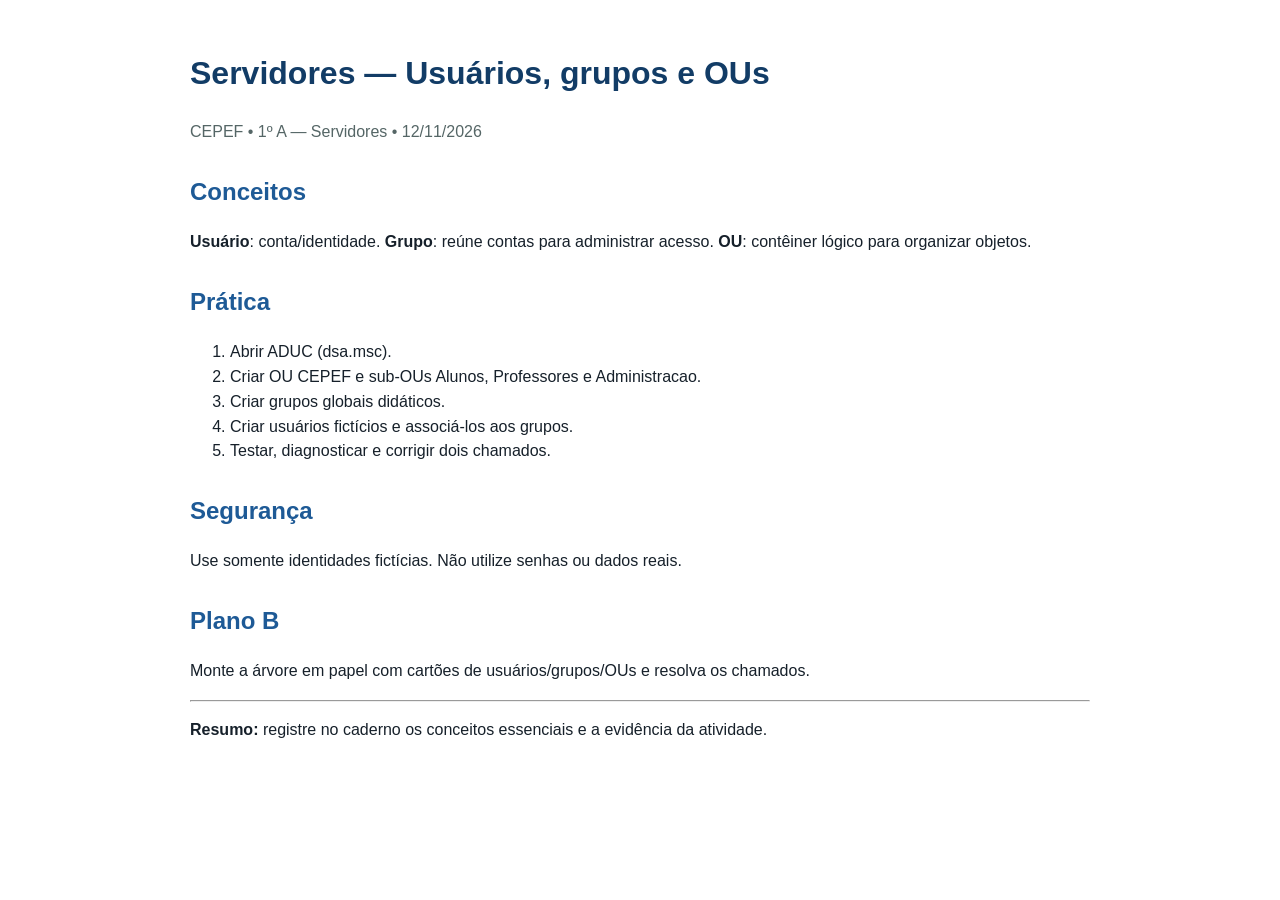
<file: aulas/aula_12novembro_2026_ad_usuarios_grupos_ous.html>
<!doctype html><html lang="pt-BR"><head><meta charset="utf-8"><meta name="viewport" content="width=device-width,initial-scale=1"><title>Servidores — Usuários, grupos e OUs</title><style>body{font-family:Arial,sans-serif;max-width:900px;margin:auto;padding:28px;line-height:1.55;color:#16202a}h1{color:#123c66}h2{margin-top:28px;color:#1e5a96}.meta{color:#566}</style></head><body><h1>Servidores — Usuários, grupos e OUs</h1><p class="meta">CEPEF • 1º A — Servidores • 12/11/2026</p><h2>Conceitos</h2><p><b>Usuário</b>: conta/identidade. <b>Grupo</b>: reúne contas para administrar acesso. <b>OU</b>: contêiner lógico para organizar objetos.</p><h2>Prática</h2><ol><li>Abrir ADUC (dsa.msc).</li><li>Criar OU CEPEF e sub-OUs Alunos, Professores e Administracao.</li><li>Criar grupos globais didáticos.</li><li>Criar usuários fictícios e associá-los aos grupos.</li><li>Testar, diagnosticar e corrigir dois chamados.</li></ol><h2>Segurança</h2><p>Use somente identidades fictícias. Não utilize senhas ou dados reais.</p><h2>Plano B</h2><p>Monte a árvore em papel com cartões de usuários/grupos/OUs e resolva os chamados.</p><hr><p><b>Resumo:</b> registre no caderno os conceitos essenciais e a evidência da atividade.</p></body></html>
</file>
<file: styles.css>
:root{font-family:system-ui,Arial,sans-serif;color:#152238;background:#eef4fa}*{box-sizing:border-box}body{margin:0}header{background:linear-gradient(115deg,#102b58,#126b9b);color:white;padding:36px 18px}main{max-width:1080px;margin:auto;padding:20px}h1{margin:8px 0}h2{color:#124d7b}section,.tile{background:white;border-radius:16px;padding:24px;margin:18px 0;box-shadow:0 4px 18px #0b254010}a{color:#096d9a}header a{color:white}.tag{background:#d9edf9;color:#16456c;padding:5px 11px;border-radius:18px;font-weight:700;font-size:.85rem}.grid{display:grid;grid-template-columns:repeat(auto-fit,minmax(260px,1fr));gap:15px}.btn,button{display:inline-block;background:#087f81;color:white;text-decoration:none;padding:11px 16px;border:0;border-radius:9px;cursor:pointer;font:inherit}.btn:hover,button:hover{background:#075c70}pre{background:#0f203d;color:#dcfce7;border-radius:12px;padding:16px;overflow-x:auto;white-space:pre-wrap;word-break:break-word}.command{margin:12px 0}.command button{font-size:.85rem;padding:7px 12px;margin-bottom:7px}.warn{border-left:5px solid #d18329;background:#fff5e9;padding:15px}.success{border-left:5px solid #16805b;background:#e9faf3;padding:15px}li{margin:7px 0}input,textarea{width:100%;padding:12px;border:1px solid #b4c6d4;border-radius:9px;margin:7px 0 14px;font:inherit}footer{text-align:center;padding:25px;color:#526477}@media print{header{background:white;color:#000}button{display:none}section{box-shadow:none;break-inside:avoid}}
</file>
